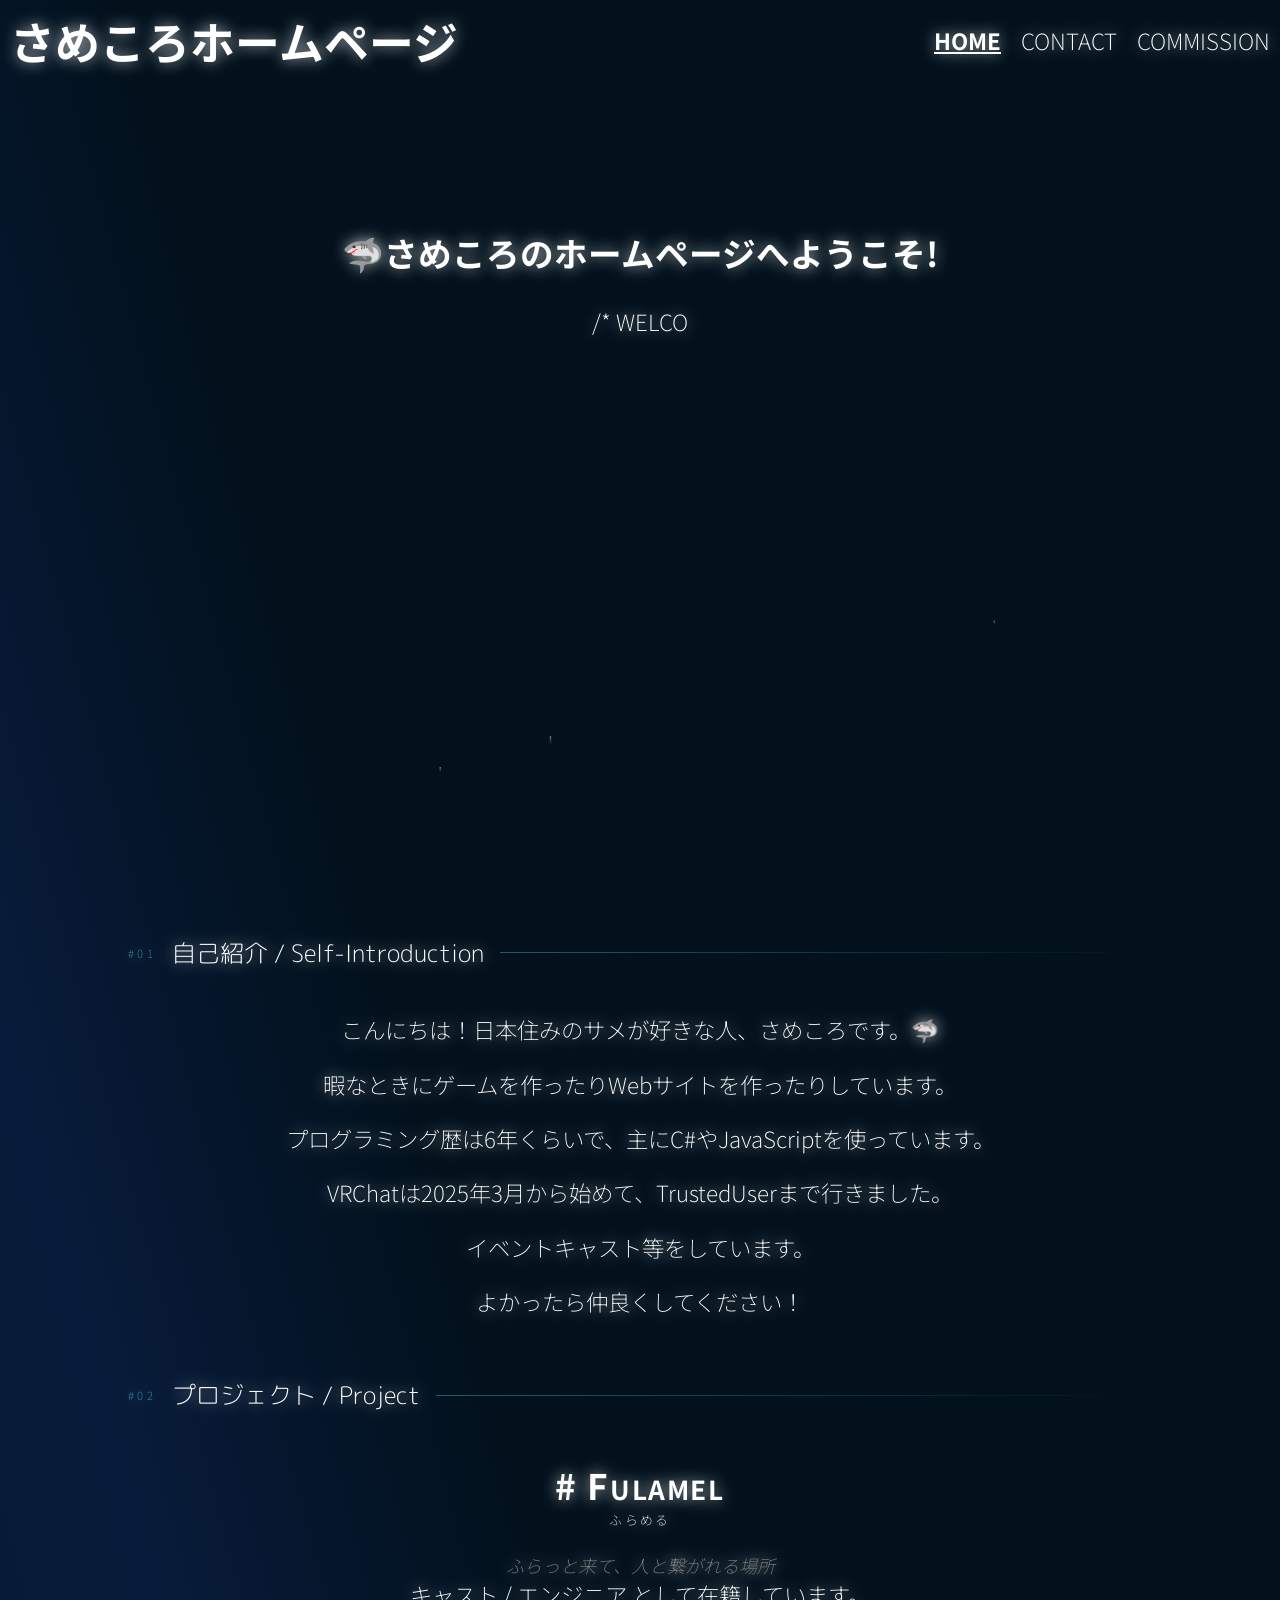
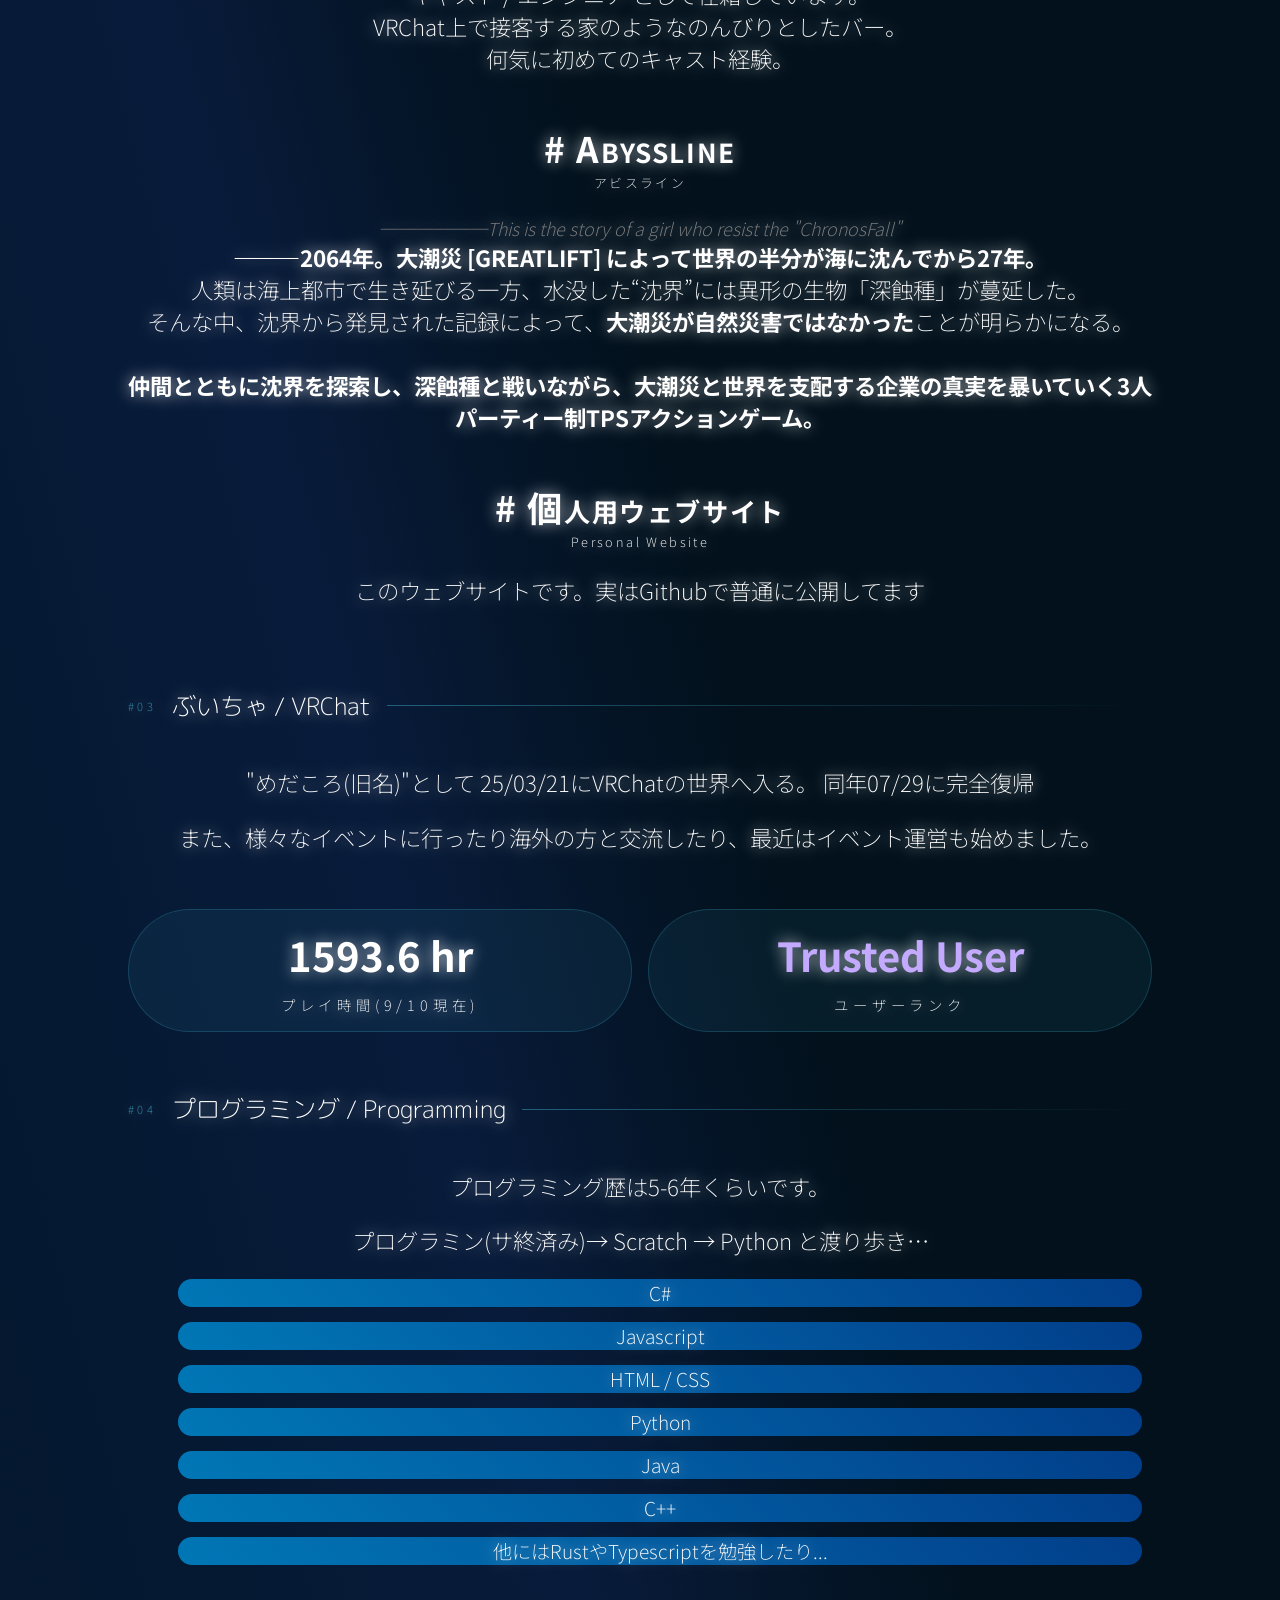
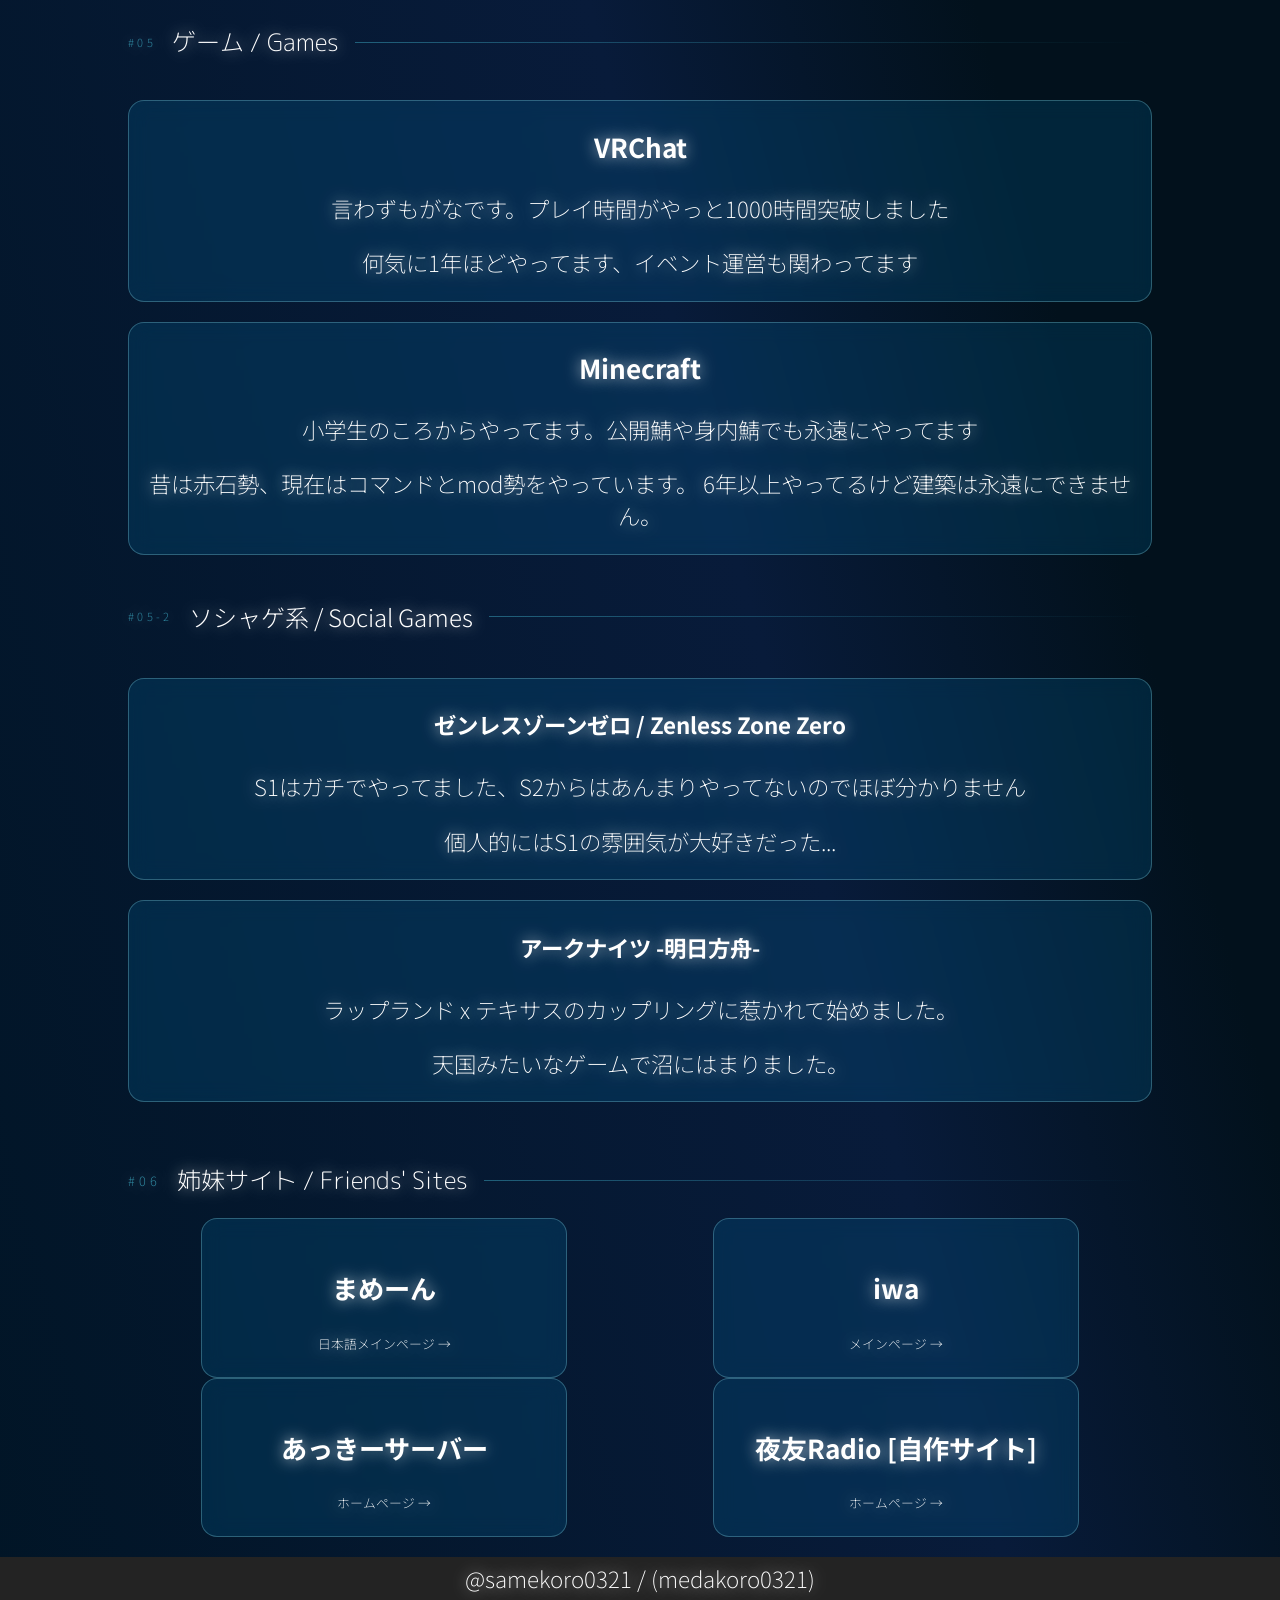
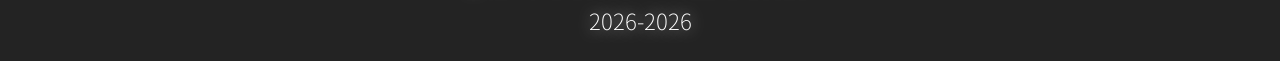
<file: index.html>
<html lang="ja">

<head>
    <meta charset="utf-8">
    <title>さめころのホームページ - HOME</title>
    <link rel="stylesheet" href="../assets/stylesheet/mainstyle.css">
    <link rel="stylesheet" href="main/index.css">
    <!--Fonts-->
    <style>
        @import url('https://fonts.googleapis.com/css2?family=JetBrains+Mono:ital,wght@0,100..800;1,100..800&family=M+PLUS+Rounded+1c:wght@100;300&family=Noto+Sans+JP:wght@100..900&display=swap');
    </style>
</head>

<body>
<!--ヘッダー-->
<div class="header">
    <h1>さめころホームページ</h1>
    <ul class="pages">
        <li class="active"><b><u>HOME</u></b></li>
        <li><a href="contact/contact.html">CONTACT</a></li>
        <li><a href="../commission/commission.html">COMMISSION</a></li>
    </ul>
    <!--現在状況-->
    <div class="information"></div>
</div>

<!--メイン-->
<div class="main">
    <!--メインのセクション-->
    <div id="mainsection">
        <h2 id="main_title"></h2>
        <p id="main_description"></p>
        <!--解説(自分が忘れるだけ)-->
        <!--
           * 海の底に、もう一人の私がいる。
           * 穏やかで、静かで、重さもなく、やっと自由になれた姿で。
           * いつかそこへ行けたなら——
           * 流れがこの真っ黒な世界から、逃してくれるように。
        -->
        <!--
           * ここの部分の日本語訳は"いつかそこへ行けたなら——流れがこの真っ黒な世界から、逃してくれるように。"
           * 彼(辛くない自分自身)のところに行きたいけどそんなことは現状叶わない = 実行できない = エラー、
        -->
        <p id="main_subtitle"></p>
        <!--
           * Object 'self' is not found → 自分自身が見つからない
           * Soul.Escape(World darkened_world) → 暗い世界からの脱出メソッド
           * target instance unreachable → 辿り着けない
           * line 0 → 始まりにすら居ない
        -->
        <p id="main_subtitle_description"></p>
    </div>

    <!--自己紹介-->
    <div class="introduction title">
        <div class="section_header">
            <span class="section_num">#01</span>
            <h2 class="section_title">自己紹介 / Self-Introduction</h2>
            <div class="section_line"></div>
        </div>
        <p>こんにちは！日本住みのサメが好きな人、さめころです。🦈</p>

        <p>暇なときにゲームを作ったりWebサイトを作ったりしています。</p>
        <p>プログラミング歴は6年くらいで、主にC#やJavaScriptを使っています。</p>

        <p>VRChatは2025年3月から始めて、TrustedUserまで行きました。</p>
        <p>イベントキャスト等をしています。</p>
        <p>よかったら仲良くしてください！</p>
    </div>

    <div class="project title">
        <div class="section_header">
            <span class="section_num">#02</span>
            <h2 class="section_title">プロジェクト / Project</h2>
            <div class="section_line"></div>
        </div>

        <div class="content">
            <!--イベント/FULAMEL-->
            <div class="content_box_p night_friends">
                <h3><span class="first"># F</span>ULAMEL</h3>
                <p class="subtitle">ふらめる</p>

                <p><span style="font-size: 0.8em; color: gray;"><i>ふらっと来て、人と繋がれる場所</i></span><br>
                    キャスト / エンジニア として在籍しています。<br>
                    VRChat上で接客する家のようなのんびりとしたバー。<br>
                    何気に初めてのキャスト経験。
                </p>
                <!--TODO: タグ部分修正-->
                <div class="tags">
                    <div class="tag-vrchat"></div>
                    <div class="tag-event"></div>
                    <div class="tag-group"></div>
                </div>
            </div>
            <!--Abyssline-->
            <div class="content_box_p chronosfall">
                <h3><span class="first"># A</span>BYSSLINE</h3>
                <p class="subtitle">アビスライン</p>

                <p><span style="font-size: 0.8em; color: gray;"><i>──────This is the story of a girl who resist the "ChronosFall"</i></span><br>
                    <b>———2064年。大潮災 [GREATLIFT] によって世界の半分が海に沈んでから27年。</b><br />
                    人類は海上都市で生き延びる一方、水没した“沈界”には異形の生物「深蝕種」が蔓延した。<br />
                    そんな中、沈界から発見された記録によって、<b>大潮災が自然災害ではなかった</b>ことが明らかになる。<br />
                    <br />
                    <b>仲間とともに沈界を探索し、深蝕種と戦いながら、大潮災と世界を支配する企業の真実を暴いていく3人パーティー制TPSアクションゲーム。</b>
                </p>
                <div class="tags">
                    <div class="tag-game"></div>
                    <div class="tag-story"></div>
                    <div class="tag-solo"></div>
                </div>
            </div>
            <!--このウェブサイト-->
            <div class="content_box_p introduction">
                <h3><span class="first"># 個</span>人用ウェブサイト</h3>
                <p class="subtitle">Personal Website</p>

                <p>このウェブサイトです。実はGithubで普通に公開してます</p>
                <div class="tags">
                    <div class="tag-website"></div>
                    <div class="tag-"></div>
                    <div class="tag-solo"></div>
                </div>
            </div>
        </div>
    </div>

    <div class="vrchat title">
        <div class="section_header">
            <span class="section_num">#03</span>
            <h2 class="section_title">ぶいちゃ / VRChat</h2>
            <div class="section_line"></div>
        </div>
        <!--画像-->
        <p>"めだころ(旧名)"として 25/03/21にVRChatの世界へ入る。 同年07/29に完全復帰</p>
        <p>また、様々なイベントに行ったり海外の方と交流したり、最近はイベント運営も始めました。</p>
        <div class="content_v">
            <div class="content_box_v">
                <h4>1593.6 hr</h4>
                <p>プレイ時間(9/10現在)</p>
            </div>
            <div class="content_box_v">
                <h4 style="color: #c4aaff">Trusted User</h4>
                <p>ユーザーランク</p>
            </div>
        </div>
    </div>

    <div class="programming title">
        <div class="section_header">
            <span class="section_num">#04</span>
            <h2 class="section_title">プログラミング / Programming</h2>
            <div class="section_line"></div>
        </div>
        <p>プログラミング歴は5-6年くらいです。</p>
        <p>プログラミン(サ終済み)→ Scratch → Python と渡り歩き…</p>
        <ul>
            <li>C#</li>
            <li>Javascript</li>
            <li>HTML / CSS</li>
            <li>Python</li>
            <li>Java</li>
            <li>C++</li>
            <li>他にはRustやTypescriptを勉強したり...</li>
        </ul>
    </div>

    <div class="game title">
        <div class="section_header">
            <span class="section_num">#05</span>
            <h2 class="section_title">ゲーム / Games</h2>
            <div class="section_line"></div>
        </div>
        <div class="content_g">
            <div class="content_box_g">
                <h3>VRChat</h3>
                <p>言わずもがなです。プレイ時間がやっと1000時間突破しました</p>
                <p>何気に1年ほどやってます、イベント運営も関わってます</p>
            </div>

            <div class="content_box_g">
                <h3>Minecraft</h3>
                <p>小学生のころからやってます。公開鯖や身内鯖でも永遠にやってます</p>
                <p>昔は赤石勢、現在はコマンドとmod勢をやっています。 6年以上やってるけど建築は永遠にできません。</p>
            </div>

            <div class="section_header">
                <span class="section_num">#05-2</span>
                <h3 class="section_title">ソシャゲ系 / Social Games</h3>
                <div class="section_line"></div>
            </div>
            <div class="content_box_g">
                <h4>ゼンレスゾーンゼロ / Zenless Zone Zero</h4>
                <p>S1はガチでやってました、S2からはあんまりやってないのでほぼ分かりません</p>
                <p>個人的にはS1の雰囲気が大好きだった...</p>
            </div>

            <div class="content_box_g">
                <h4>アークナイツ -明日方舟-</h4>
                <p>ラップランド x テキサスのカップリングに惹かれて始めました。</p>
                <p>天国みたいなゲームで沼にはまりました。</p>
            </div>
        </div>
    </div>

    <div class="friends_sites title">
        <div class="section_header">
            <span class="section_num">#06</span>
            <h2 class="section_title">姉妹サイト / Friends' Sites</h2>
            <div class="section_line"></div>
        </div>

        <div class="content_f">
            <a href="https://manmen2414.github.io/" class="friend_card">
                <h3>まめーん</h3>
                <span>日本語メインページ →</span>
            </a>

            <a href="https://www.iwaservice.uk" class="friend_card">
                <h3>iwa</h3>
                <span>メインページ →</span>
            </a>
            <a href="https://hp.akkiserver.uk" class="friend_card">
                <h3>あっきーサーバー</h3>
                <span>ホームページ →</span>
            </a>
            <a href="https://yorutomo-radio.com" class="friend_card">
                <h3>夜友Radio [自作サイト]</h3>
                <span>ホームページ →</span>
            </a>
        </div>
    </div>

</div>
<div class="footer">
    <p>@samekoro0321 / (medakoro0321)</p>
    <p>2026-2026</p>
</div>

<!--スクリプト-->
<script src="main/index.js"></script>
<script src="assets/scripts/generatePlankton.js"></script>
</body>
</html>
</file>
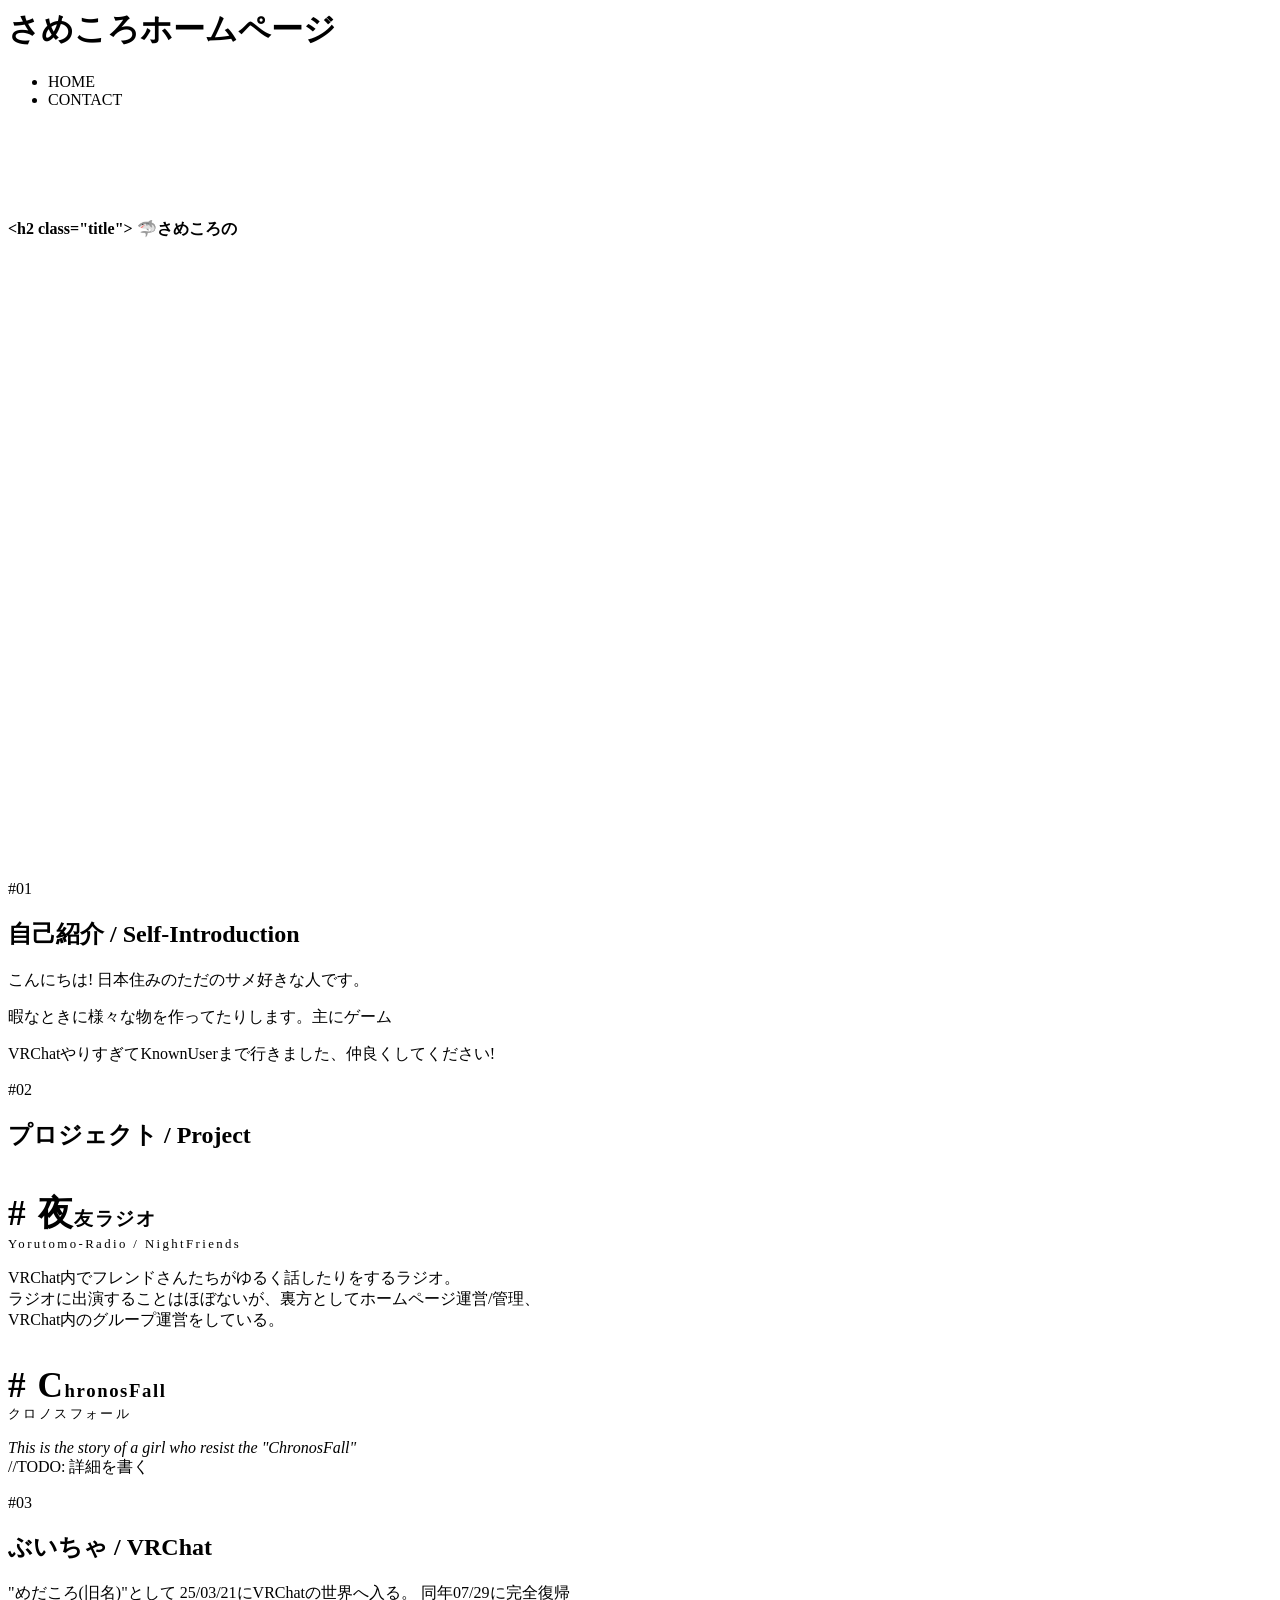
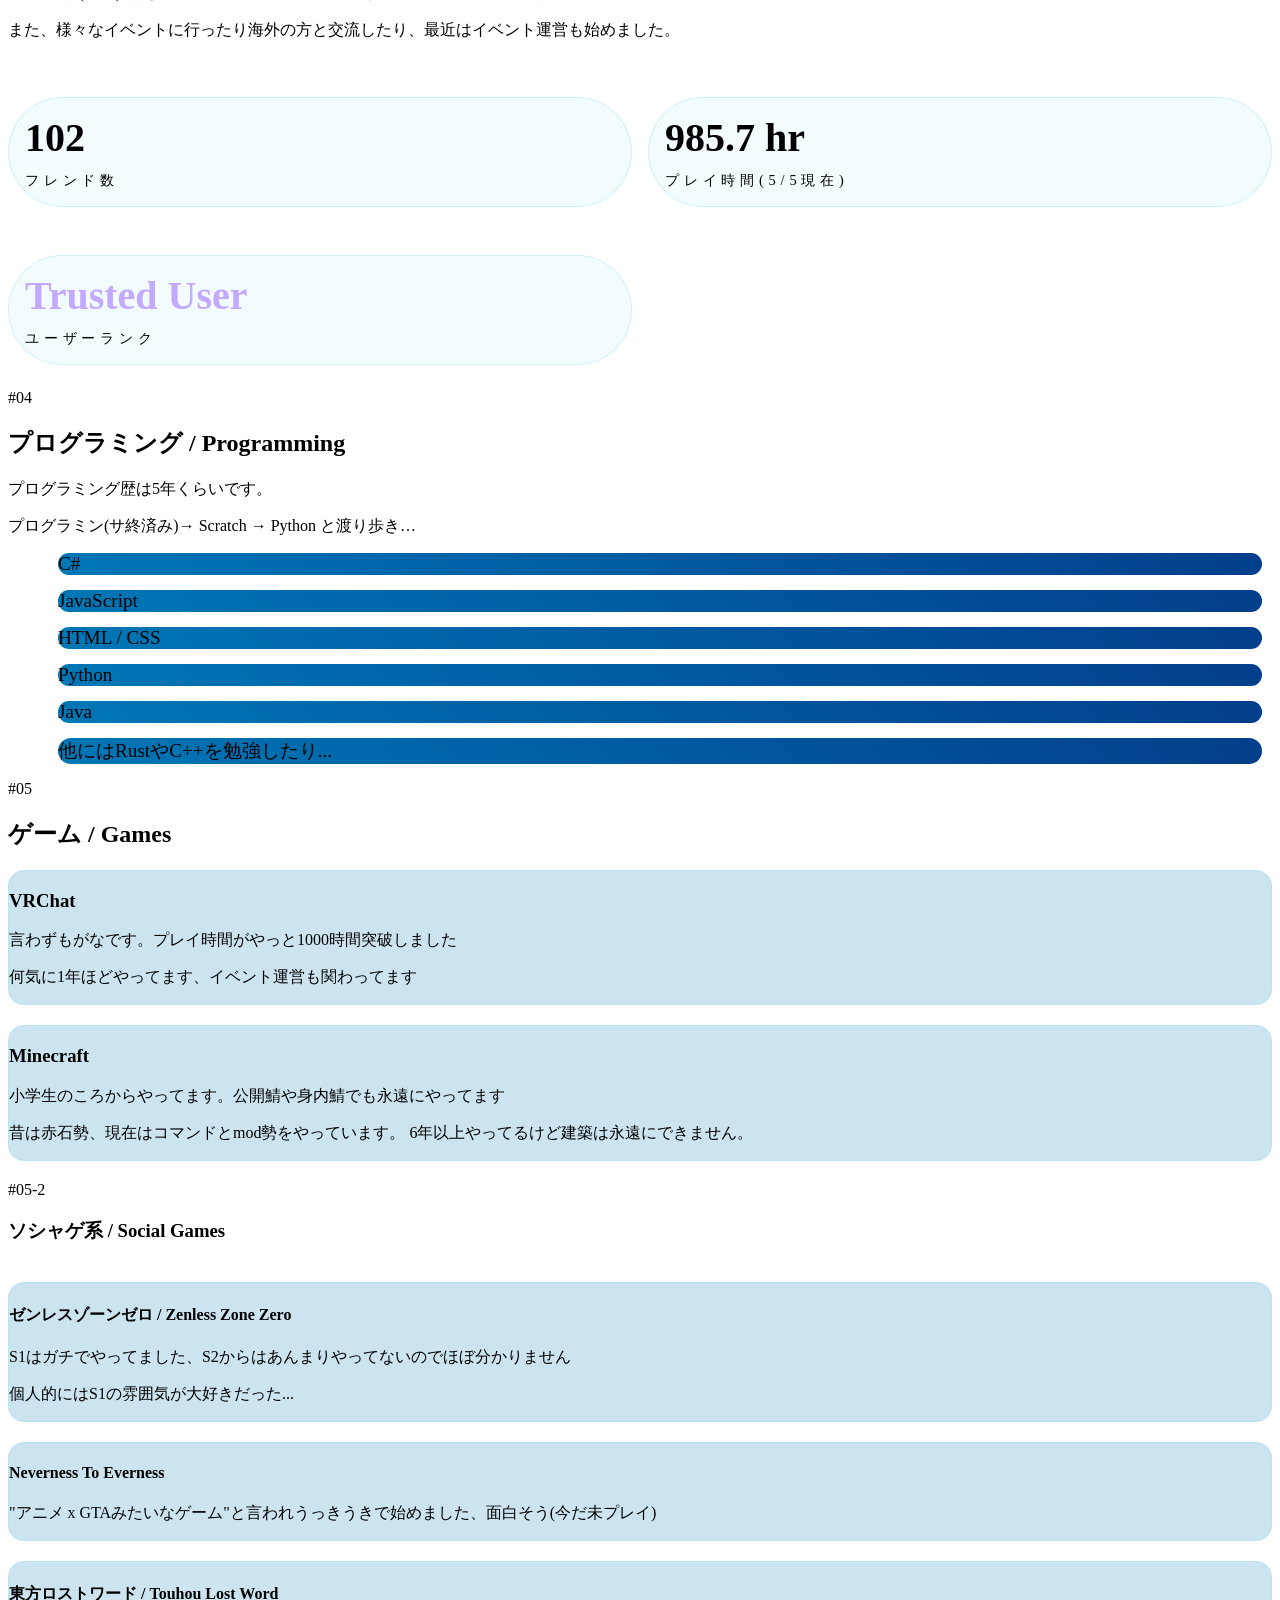
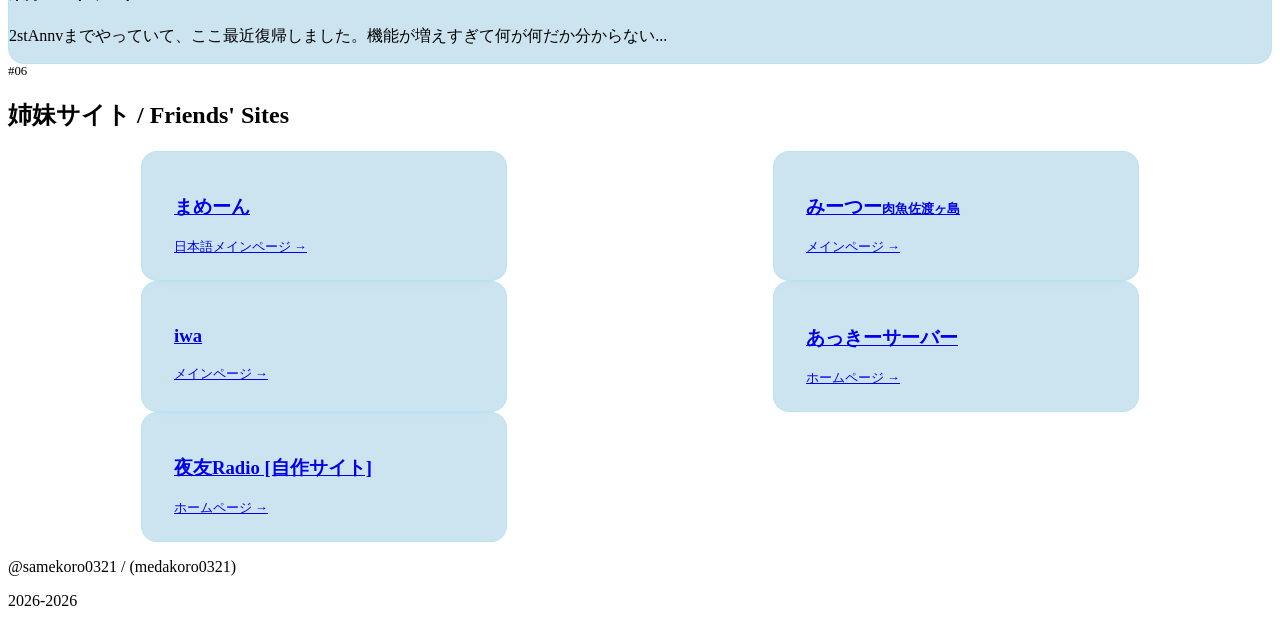
<file: main/index.html>
<html lang="ja">

<head>
    <meta charset="utf-8">
    <title></title>
    <link rel="stylesheet" href="index.css">
    <!--Fonts-->
    <link rel="preconnect" href="https://fonts.googleapis.com">
    <link rel="preconnect" href="https://fonts.gstatic.com" crossorigin>
    <link href="https://fonts.googleapis.com/css2?family=M+PLUS+Rounded+1c:wght@100;300&family=Noto+Sans+JP:wght@100..900&display=swap"
          rel="stylesheet">
</head>

<body>
<!--ヘッダー-->
<div class="header">
    <h1>さめころホームページ</h1>
    <ul class="pages">
        <li class="active">HOME</li>
        <li>CONTACT</li>
    </ul>
    <!--現在状況-->
    <div class="information"></div>
</div>

<!--メイン-->
<div class="main">
    <!--メインのセクション-->
    <div id="mainsection">
        <h2 id="main_title"></h2>
        <p id="main_description"></p>
    </div>

    <!--自己紹介-->
    <div class="introduction title">
        <!--TODO:自己紹介を書く-->
        <div class="section_header">
            <span class="section_num">#01</span>
            <h2 class="section_title">自己紹介 / Self-Introduction</h2>
            <div class="section_line"></div>
        </div>
        <p>こんにちは! 日本住みのただのサメ好きな人です。</p>
        <p>暇なときに様々な物を作ってたりします。主にゲーム</p>
        <p>VRChatやりすぎてKnownUserまで行きました、仲良くしてください!</p>
    </div>

    <div class="project title">
        <div class="section_header">
            <span class="section_num">#02</span>
            <h2 class="section_title">プロジェクト / Project</h2>
            <div class="section_line"></div>
        </div>

        <div class="content">
            <!--夜友ラジオ-->
            <div class="content_box_p night_friends">
                <h3><span class="first"># 夜</span>友ラジオ</h3>
                <p class="subtitle">Yorutomo-Radio / NightFriends</p>

                <p>VRChat内でフレンドさんたちがゆるく話したりをするラジオ。<br>
                    ラジオに出演することはほぼないが、裏方としてホームページ運営/管理、<br>
                    VRChat内のグループ運営をしている。
                </p>
                <div class="tags">
                    <div id="tag-vrchat"></div>
                    <div id="tag-system"></div>
                    <div id="tag-event"></div>
                </div>
            </div>
            <!--ChronosFall-->
            <div class="content_box_p chronosfall">
                <h3><span class="first"># C</span>hronosFall</h3>
                <p class="subtitle">クロノスフォール</p>

                <p><span><i>This is the story of a girl who resist the "ChronosFall"</i></span><br>
                    //TODO: 詳細を書く
                </p>
                <div class="tags">
                    <div id="tag-game"></div>
                    <div id="tag-story"></div>
                    <div id="tag-something"></div>
                </div>
            </div>
            <!--他にある場合入力-->
            <div></div>
        </div>
    </div>

    <div class="vrchat title">
        <div class="section_header">
            <span class="section_num">#03</span>
            <h2 class="section_title">ぶいちゃ / VRChat</h2>
            <div class="section_line"></div>
        </div>
        <!--画像-->
        <p>"めだころ(旧名)"として 25/03/21にVRChatの世界へ入る。 同年07/29に完全復帰</p>
        <p>また、様々なイベントに行ったり海外の方と交流したり、最近はイベント運営も始めました。</p>
        <div class="content_v">
            <div class="content_box_v">
                <h4>102</h4>
                <p>フレンド数</p>
            </div>
            <div class="content_box_v">
                <h4>985.7 hr</h4>
                <p>プレイ時間(5/5現在)</p>
            </div>
            <div class="content_box_v">
                <h4 style="color: #c4aaff">Trusted User</h4>
                <p>ユーザーランク</p>
            </div>
        </div>
    </div>

    <div class="programming title">
        <div class="section_header">
            <span class="section_num">#04</span>
            <h2 class="section_title">プログラミング / Programming</h2>
            <div class="section_line"></div>
        </div>
        <p>プログラミング歴は5年くらいです。</p>
        <p>プログラミン(サ終済み)→ Scratch → Python と渡り歩き…</p>
        <ul>
            <li>C#</li>
            <li>JavaScript</li>
            <li>HTML / CSS</li>
            <li>Python</li>
            <li>Java</li>
            <li>他にはRustやC++を勉強したり...</li>
        </ul>
    </div>

    <div class="game title">
        <div class="section_header">
            <span class="section_num">#05</span>
            <h2 class="section_title">ゲーム / Games</h2>
            <div class="section_line"></div>
        </div>
        <div class="content_g">
            <div class="content_box_g">
                <h3>VRChat</h3>
                <p>言わずもがなです。プレイ時間がやっと1000時間突破しました</p>
                <p>何気に1年ほどやってます、イベント運営も関わってます</p>
            </div>

            <div class="content_box_g">
                <h3>Minecraft</h3>
                <p>小学生のころからやってます。公開鯖や身内鯖でも永遠にやってます</p>
                <p>昔は赤石勢、現在はコマンドとmod勢をやっています。 6年以上やってるけど建築は永遠にできません。</p>
            </div>

            <div class="section_header">
                <span class="section_num">#05-2</span>
                <h3 class="section_title">ソシャゲ系 / Social Games</h3>
                <div class="section_line"></div>
            </div>
            <div class="content_box_g">
                <h4>ゼンレスゾーンゼロ / Zenless Zone Zero</h4>
                <p>S1はガチでやってました、S2からはあんまりやってないのでほぼ分かりません</p>
                <p>個人的にはS1の雰囲気が大好きだった...</p>
            </div>

            <div class="content_box_g">
                <h4>Neverness To Everness</h4>
                <p>"アニメ x GTAみたいなゲーム"と言われうっきうきで始めました、面白そう(今だ未プレイ)</p>
            </div>

            <div class="content_box_g">
                <h4>東方ロストワード / Touhou Lost Word</h4>
                <p>2stAnnvまでやっていて、ここ最近復帰しました。機能が増えすぎて何が何だか分からない...</p>
            </div>
        </div>
    </div>

    <div class="friends_sites title">
        <div class="section_header">
            <span class="section_num">#06</span>
            <h2 class="section_title">姉妹サイト / Friends' Sites</h2>
            <div class="section_line"></div>
        </div>

        <div class="content_f">
            <a href="https://manmen2414.github.io/" class="friend_card">
                <h3>まめーん</h3>
                <span>日本語メインページ →</span>
            </a>
            <a href="https://meatwo310.net" class="friend_card">
                <h3>みーつー<span>肉魚佐渡ヶ島</span></h3>
                <span>メインページ →</span>
            </a>
            <a href="https://www.iwaservice.uk" class="friend_card">
                <h3>iwa</h3>
                <span>メインページ →</span>
            </a>
            <a href="https://hp.akkiserver.uk" class="friend_card">
                <h3>あっきーサーバー</h3>
                <span>ホームページ →</span>
            </a>
            <a href="https://yorutomo-radio.com" class="friend_card">
                <h3>夜友Radio [自作サイト]</h3>
                <span>ホームページ →</span>
            </a>
        </div>
    </div>

</div>
<div class="footer">
    <p>@samekoro0321 / (medakoro0321)</p>
    <p>2026-2026</p>
</div>

<!--JS系-->
<script src="index.js"></script>
</body>
</html>
</file>
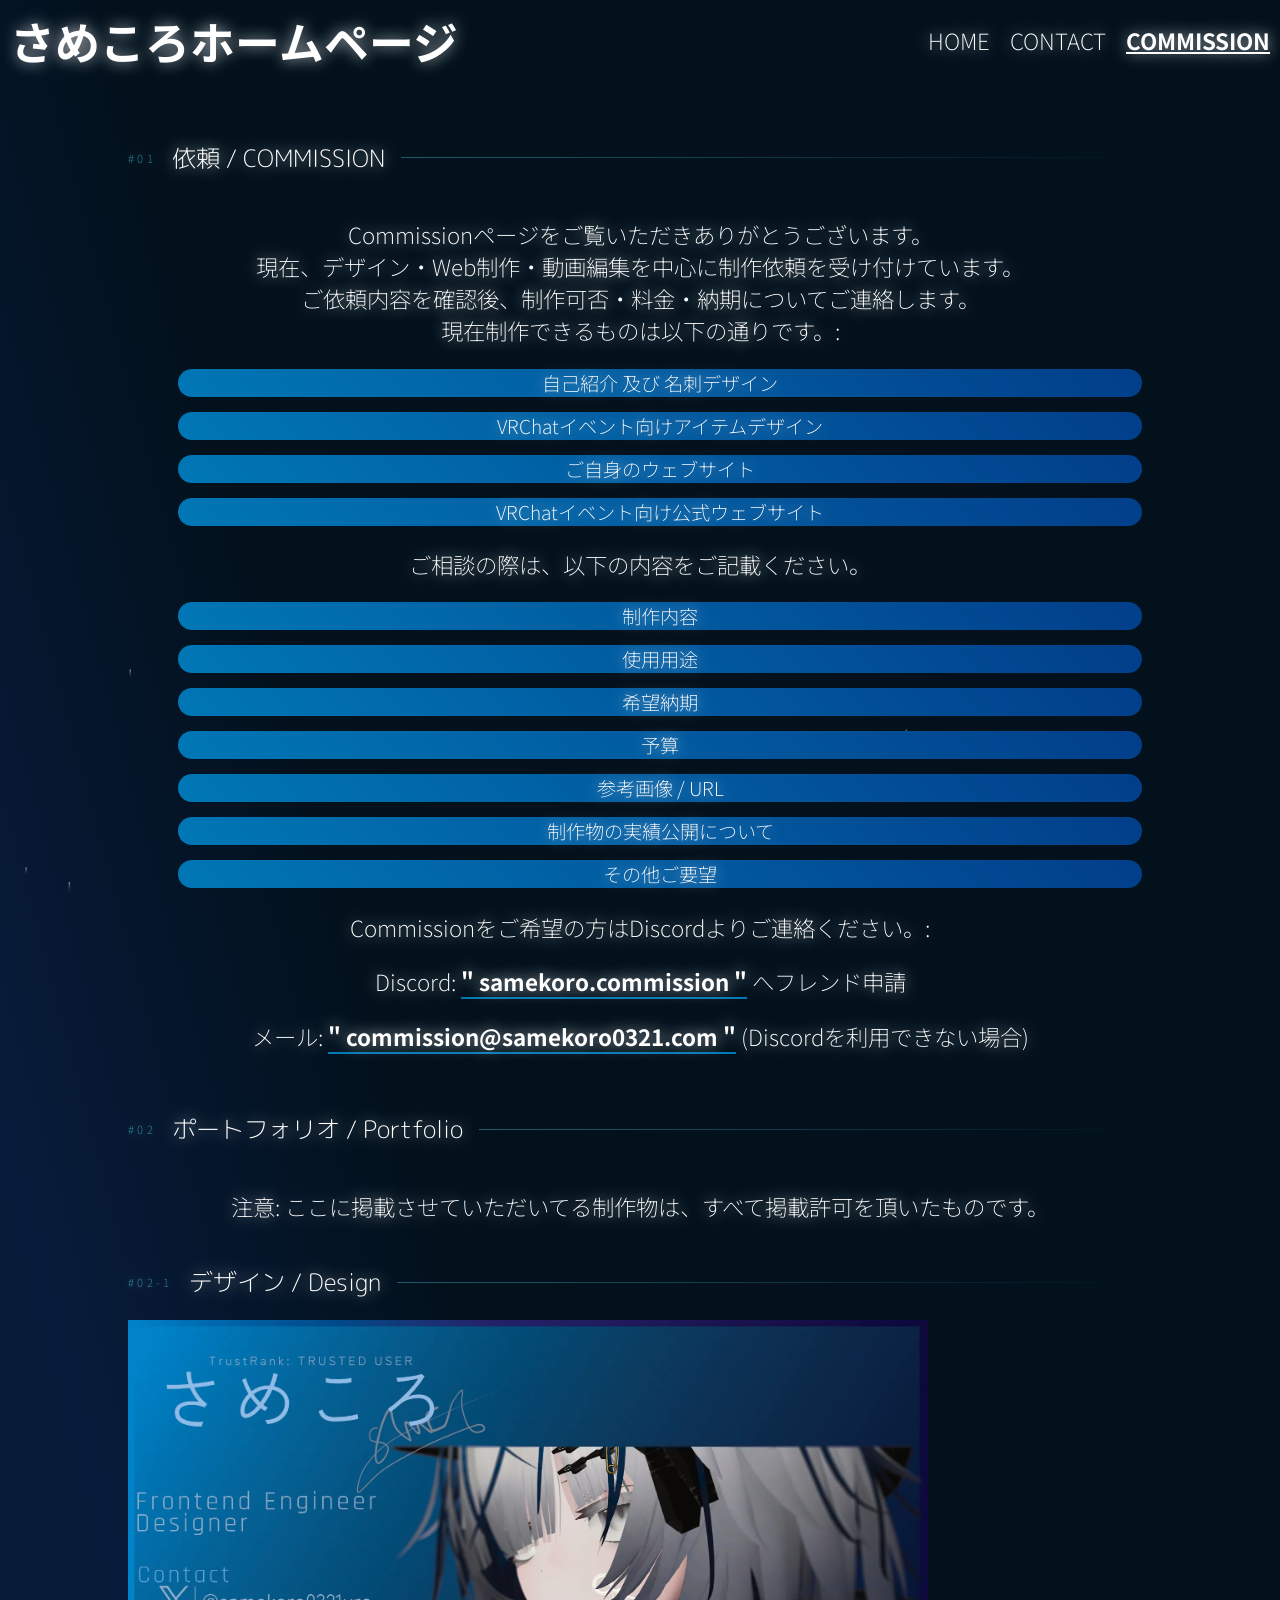
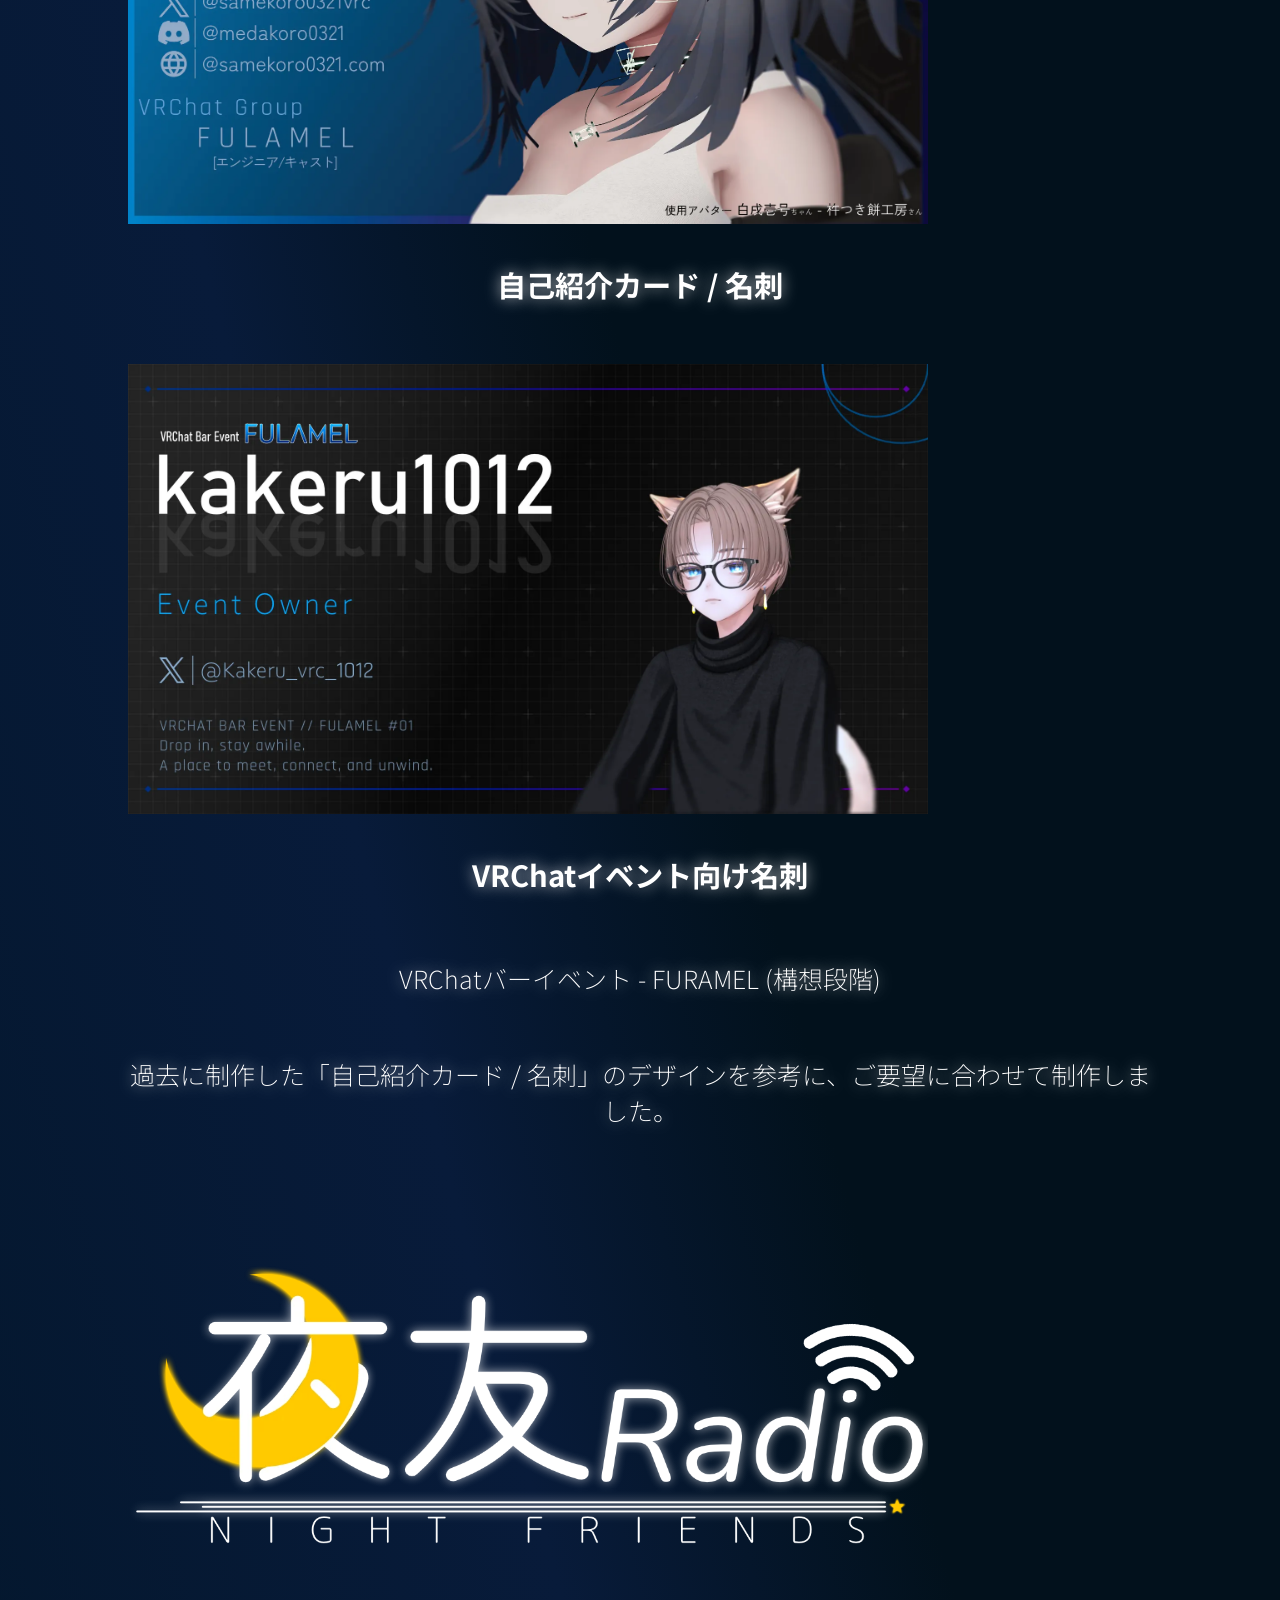
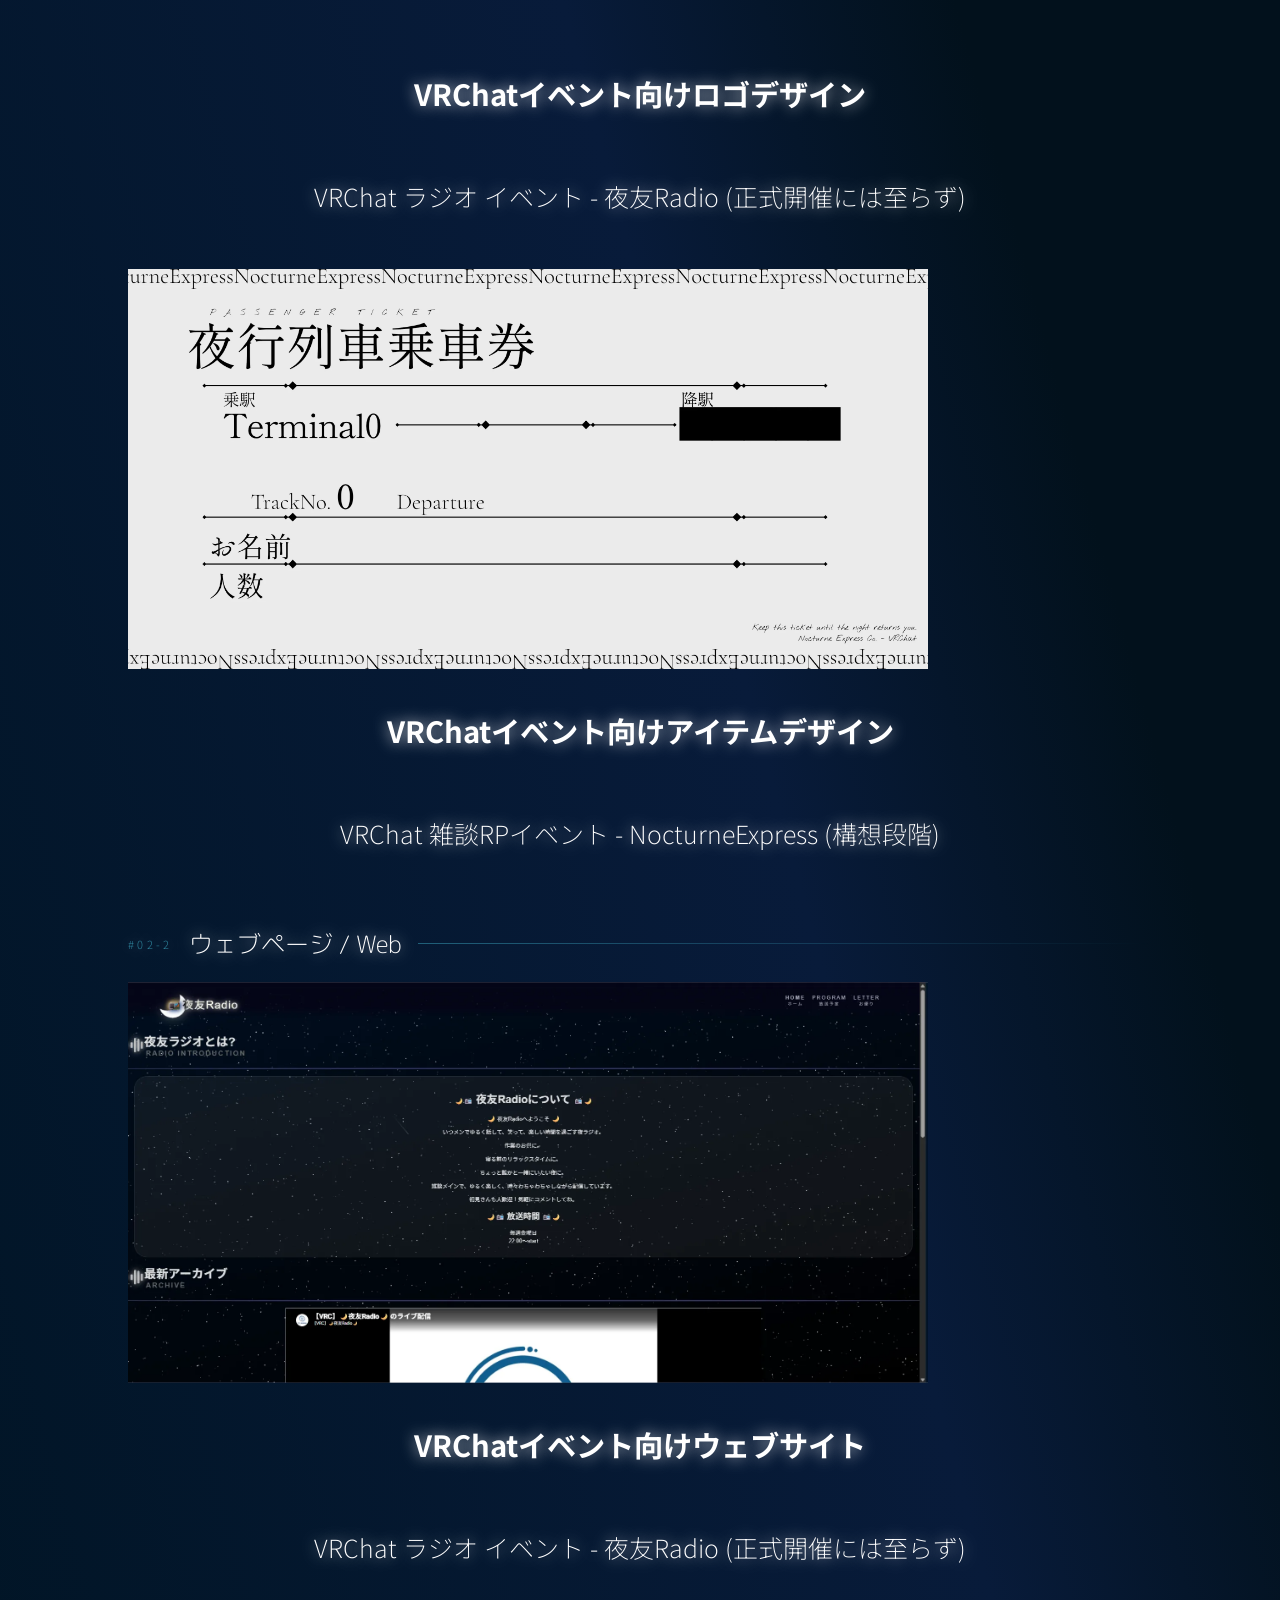
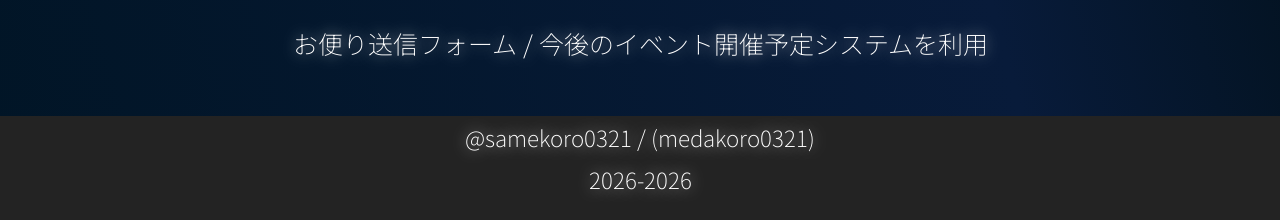
<file: commission/commission.html>
<html lang="ja">

<head>
    <meta charset="utf-8">
    <title>さめころのホームページ - HOME</title>
    <link rel="stylesheet" href="../assets/stylesheet/mainstyle.css">
    <link rel="stylesheet" href="commission.css">
    <!--Fonts-->
    <style>
        @import url('https://fonts.googleapis.com/css2?family=JetBrains+Mono:ital,wght@0,100..800;1,100..800&family=M+PLUS+Rounded+1c:wght@100;300&family=Noto+Sans+JP:wght@100..900&display=swap');
    </style>
</head>

<body>
<!--ヘッダー-->
<div class="header">
    <h1>さめころホームページ</h1>
    <ul class="pages">
        <li><a href="../index.html">HOME</a></li>
        <li><a href="../contact/contact.html">CONTACT</a></li>
        <li class="active"><b><u>COMMISSION</u></b></li>
    </ul>
    <!--現在状況-->
    <div class="information"></div>
</div>
<!--メイン-->
<div class="main">

    <div class="comm-intro title">
        <div class="section_header">
            <span class="section_num">#01</span>
            <h2 class="section_title">依頼 / COMMISSION</h2>
            <div class="section_line"></div>
        </div>
        <!--軽い説明 / できること / 権利関係 / メール-->
        <p>
            Commissionページをご覧いただきありがとうございます。<br />
            現在、デザイン・Web制作・動画編集を中心に制作依頼を受け付けています。<br />
            ご依頼内容を確認後、制作可否・料金・納期についてご連絡します。<br />
            現在制作できるものは以下の通りです。:
        </p>
        <div class="commissionList">
            <ul>
                <li>自己紹介 及び 名刺デザイン</li>
                <li>VRChatイベント向けアイテムデザイン</li>
                <li>ご自身のウェブサイト</li>
                <li>VRChatイベント向け公式ウェブサイト</li>
            </ul>
        </div>
        <p>ご相談の際は、以下の内容をご記載ください。</p>
        <div class="commissionList">
            <ul>
                <li>制作内容</li>
                <li>使用用途</li>
                <li>希望納期</li>
                <li>予算</li>
                <li>参考画像 / URL</li>
                <li>制作物の実績公開について</li>
                <li>その他ご要望</li>
            </ul>
        </div>
        <p>Commissionをご希望の方はDiscordよりご連絡ください。:</p>
        <p>Discord: <span class="commissionContact">samekoro.commission</span> へフレンド申請</p>
        <p>メール: <span class="commissionContact">commission@samekoro0321.com</span> (Discordを利用できない場合)</p>
    </div>

    <div class="portfolio title">
        <div class="section_header">
            <span class="section_num">#02</span>
            <h2 class="section_title">ポートフォリオ / Portfolio</h2>
            <div class="section_line"></div>
        </div>

        <p>注意: ここに掲載させていただいてる制作物は、すべて掲載許可を頂いたものです。</p>

        <div class="section_header">
            <span class="section_num">#02-1</span>
            <h2 class="section_title">デザイン / Design</h2>
            <div class="section_line"></div>
        </div>

        <!--画像 / URL-->
        <div class="portfolioSection">
            <img class="portfolioImage" src="../assets/image/NewIntroducionCard.webp" alt="">
            <div class="portfolioDesc"> 
                <h3>自己紹介カード / 名刺</h3>
            </div>
        </div>

        <div class="portfolioSection">
            <img class="portfolioImage" src="../assets/image/finally_kakeru1012_introCard_v2.webp" alt="">
            <div class="portfolioDesc"> 
                <h3>VRChatイベント向け名刺</h3>
                <p>VRChatバーイベント - FURAMEL (構想段階)</p>
                <p>過去に制作した「自己紹介カード / 名刺」のデザインを参考に、ご要望に合わせて制作しました。</p>
            </div>
        </div>
        
        <div class="portfolioSection">
            <img class="portfolioImage" src="../assets/image/yorutomo_radio_fhd_white.webp" alt="">
            <div class="portfolioDesc"> 
                <h3>VRChatイベント向けロゴデザイン</h3>
                <p>VRChat ラジオ イベント - 夜友Radio (正式開催には至らず)</p>
            </div>
        </div>

        <div class="portfolioSection">
            <img class="portfolioImage" src="../assets/image/NocturneExpressTicket_blank.webp" alt="">
            <div class="portfolioDesc"> 
                <h3>VRChatイベント向けアイテムデザイン</h3>
                <p>VRChat 雑談RPイベント - NocturneExpress (構想段階)</p>
            </div>
        </div>
        
        <div class="section_header portfolioWebHeader">
            <span class="section_num">#02-2</span>
            <h2 class="section_title">ウェブページ / Web </h2>
            <div class="section_line"></div>
        </div>

        <div class="portfolioSection">
            <a class="portfolioImageLink" href="https://yorutomo-radio.com">
                <img class="portfolioImage"
                    src="../assets/image/screenshot-yorutomo.webp"
                    alt="夜友Radio公式ウェブサイト">
            </a>
            
            <div class="portfolioDesc"> 
                <h3>VRChatイベント向けウェブサイト</h3>
                <p>VRChat ラジオ イベント - 夜友Radio (正式開催には至らず)</p>
                <p>お便り送信フォーム / 今後のイベント開催予定システムを利用</p>
            </div>
        </div>
    </div>
</div>

<div class="footer">
    <p>@samekoro0321 / (medakoro0321)</p>
    <p>2026-2026</p>
</div>

<!--スクリプト-->
<script src="../assets/scripts/generatePlankton.js"></script>
</body>
</html>
</file>
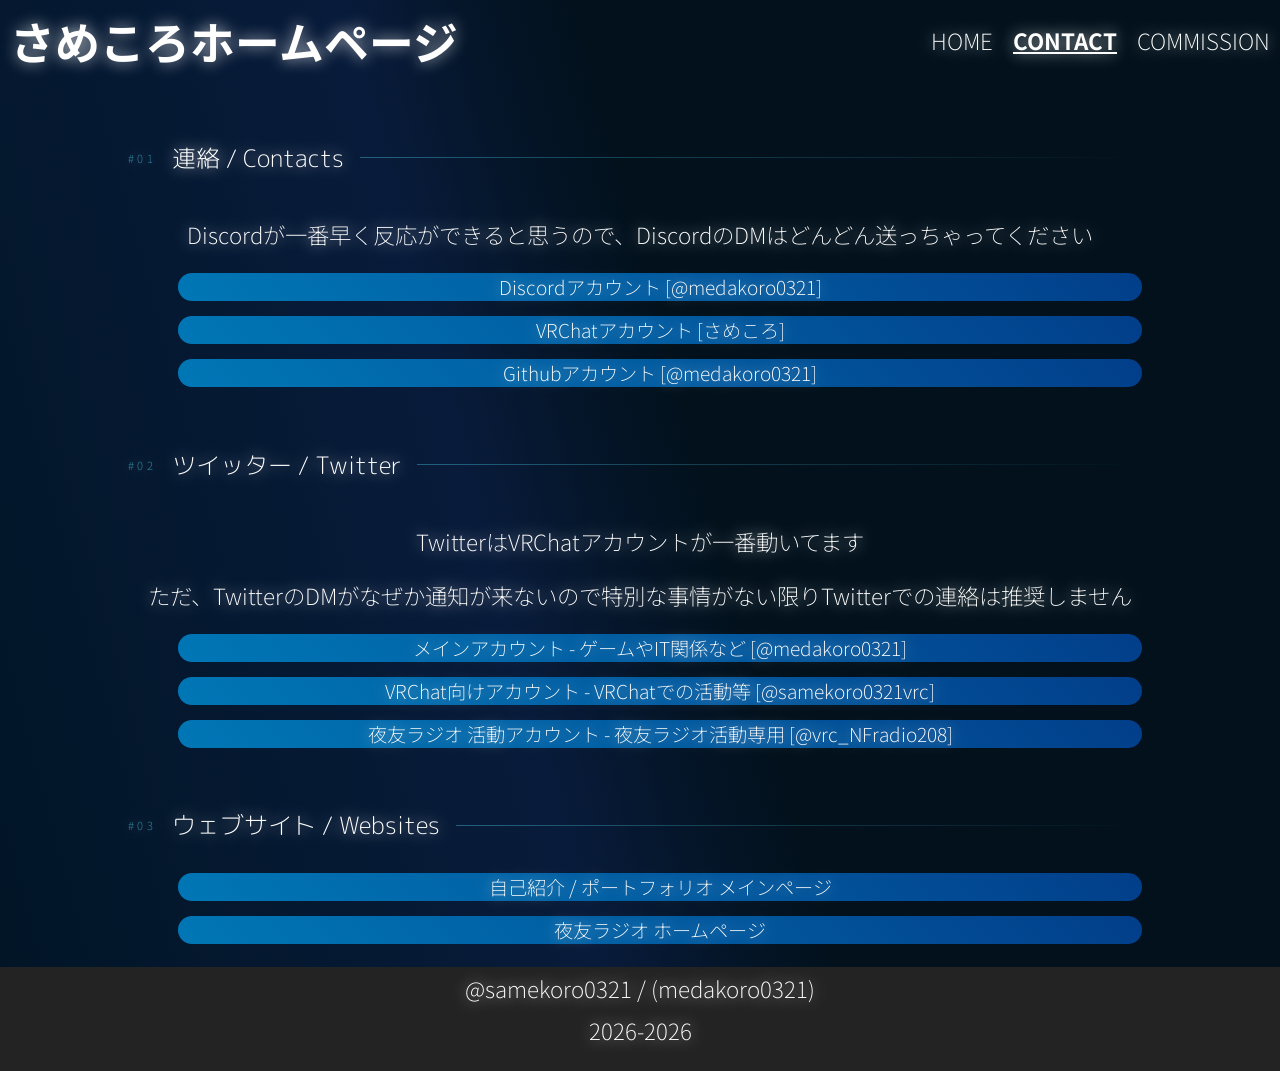
<file: contact/contact.html>
<html lang="ja">

<head>
    <meta charset="utf-8">
    <title>さめころのホームページ - HOME</title>
    <link rel="stylesheet" href="../assets/stylesheet/mainstyle.css">
    <link rel="stylesheet" href="contact.css">
    <!--Fonts-->
    <style>
        @import url('https://fonts.googleapis.com/css2?family=JetBrains+Mono:ital,wght@0,100..800;1,100..800&family=M+PLUS+Rounded+1c:wght@100;300&family=Noto+Sans+JP:wght@100..900&display=swap');
    </style>
</head>

<body>
<!--ヘッダー-->
<div class="header">
    <h1>さめころホームページ</h1>
    <ul class="pages">
        <li><a href="../index.html">HOME</a></li>
        <li class="active"><b><u>CONTACT</u></b></li>
        <li><a href="../commission/commission.html">COMMISSION</a></li>
    </ul>
    <!--現在状況-->
    <div class="information"></div>
</div>
<!--メイン-->
<div class="main">

    <div class="accounts title contacts">
        <div class="section_header">
            <span class="section_num">#01</span>
            <h2 class="section_title">連絡 / Contacts</h2>
            <div class="section_line"></div>
        </div>
        <p>Discordが一番早く反応ができると思うので、DiscordのDMはどんどん送っちゃってください</p>
        <ul>
            <li><a href="https://discord.com/channels/@me/1074320635855126538">Discordアカウント [@medakoro0321]</a></li>
            <li><a href="https://vrchat.com/home/user/usr_57d991b1-7945-4aa3-8ab7-a8408f550164">VRChatアカウント
                [さめころ]</a></li>
            <li><a href="https://github.com/medakoro0321">Githubアカウント [@medakoro0321]</a></li>
        </ul>
    </div>

    <!--Twitter-->
    <div class="twitter title contacts">
        <div class="section_header">
            <span class="section_num">#02</span>
            <h2 class="section_title">ツイッター / Twitter</h2>
            <div class="section_line"></div>
        </div>
        <p>TwitterはVRChatアカウントが一番動いてます</p>
        <p>ただ、TwitterのDMがなぜか通知が来ないので特別な事情がない限りTwitterでの連絡は推奨しません</p>
        <ul>
            <li><a href="https://x.com/medakoro0321">メインアカウント - ゲームやIT関係など [@medakoro0321]</a></li>
            <li><a href="https://x.com/samekoro0321vrc">VRChat向けアカウント - VRChatでの活動等 [@samekoro0321vrc]</a>
            </li>
            <li><a href="https://x.com/vrc_NFradio208">夜友ラジオ 活動アカウント - 夜友ラジオ活動専用
                [@vrc_NFradio208]</a>
            </li>
        </ul>
    </div>

    <!--ウェブサイト-->
    <div class="website title contacts">
        <div class="section_header">
            <span class="section_num">#03</span>
            <h2 class="section_title">ウェブサイト / Websites</h2>
            <div class="section_line"></div>
        </div>
        <ul>
            <li><a href="https://samekoro0321.com">自己紹介 / ポートフォリオ メインページ</a></li>
            <li><a href="https://yorutomo-radio.com">夜友ラジオ ホームページ</a>
            </li>
        </ul>
    </div>
</div>

<div class="footer">
    <p>@samekoro0321 / (medakoro0321)</p>
    <p>2026-2026</p>
</div>

<!--スクリプト-->
<script src="../assets/scripts/generatePlankton.js"></script>
</body>
</html>
</file>
<file: assets/stylesheet/mainstyle.css>
body {
    margin: 0;
    color: white;
    background: linear-gradient(75deg, #011526, #081b3a 40%, #02111c 55%);
    font-size: 1.4rem;
    font-family: "Noto Sans JP", sans-serif;
    font-weight: 200;
    text-shadow: 0 0 15px #FFFFFFB3;
}

a {
    text-decoration: none;
    color: inherit;
    display: block;
}

.header {
    display: flex;
    justify-content: center;
    align-items: center;
    margin-top: 40px;
    margin-bottom: 40px;
}

.header h1 {
    position: absolute;
    left: 0;
    margin-left: 10px;
}

.pages {
    display: flex;
    list-style: none;
    position: absolute;
    right: 0;
}

.pages li {
    margin: 0 10px;
}

.main {
    text-align: center;
    margin-top: 80px;
    margin-left: 10%;
    margin-right: 10%;
    justify-content: center;
}

.title {
    margin-top: 40px;
}

.title h2 {
    font-family: "M PLUS Rounded 1c", sans-serif;
    font-weight: 300;
    font-style: normal;
    animation: fadeFloat 3s ease-in-out infinite alternate;
}

/*アニメーション*/
@keyframes fadeFloat {
    from {
        opacity: 0.5;
        transform: translateY(3px);
    }
    to {
        opacity: 1;
        transform: translateY(-3px);
    }
}

.section_header {
    display: flex;
    align-items: center;
    gap: 1rem;
}

.section_num {
    font-size: 0.7rem;
    letter-spacing: 0.3em;
    color: #48cae4;
    opacity: 0.7;
}

.section_title {
    font-size: 1.5rem;
    font-weight: 300;
    white-space: nowrap;
}

.section_line {
    flex: 1;
    height: 1px;
    background: linear-gradient(90deg, #48CAE466, transparent);
}



.footer {
    margin-top: 20px;
    display: flex;
    flex-direction: column;
    justify-content: center;
    align-items: center;
    background: #232323;
    padding-bottom: 20px;
}

.footer p {
    margin: 5px;
}
</file>
<file: main/index.css>
#mainsection {
    width: 100%;
    height: 75vh;
    padding-top: 80px;
}

#main_subtitle {
    text-align: center;
    letter-spacing: 0.25rem;
    font-size: 1rem;
    color: darkgray;
    font-family: "JetBrains Mono", monospace;
}

#error {
    text-decoration: underline;
    text-decoration-color: red;
    text-decoration-style: wavy;
    text-underline-offset: 3px;
}

#main_subtitle_description {
    text-align: right;
    font-size: 0.7em;
    color: #ff3d5a;
    font-family: "JetBrains Mono", monospace;
    font-weight: 200;
}

.content {
    display: flex;
    flex-direction: column;
}

.content h3 {
    margin-bottom: 0;
    letter-spacing: 0.1rem;
}

.content-box {
    /*背景*/
}

.first {
    font-size: 2.2rem;
}

.subtitle {
    font-size: 0.8rem;
    letter-spacing: 0.15rem;
    margin-top: 0;
}

.content_v {
    display: grid;
    justify-content: center;
    align-items: center;
    grid-template-columns: repeat(2, 1fr);
    gap: 1rem;
    margin: 1.5rem 0;
}

.content_box_v {
    margin-top: 2rem;
    background: #48CAE412;
    border-radius: 5rem;
    border: 1px solid #48CAE433;
    padding: 1rem;
}

.content_box_v h4 {
    font-size: 2.5rem;
    margin: 0 0 10px;
}

.content_box_v p {
    font-size: 0.9rem;
    letter-spacing: 0.3rem;
    margin: 0;
}

/*VRCの画像*/

.programming ul {
    list-style-type: none;
    margin-top: 10px;
}

.programming ul li {
    margin: 10px 10px 15px 10px;
    font-size: 1.2rem;
    background: linear-gradient(45deg, #0077b6, #023e8a);
    border-radius: 15px;
}

.content_g {
    margin-top: 20px;
    display: flex;
    flex-direction: column;
    gap: 20px;
}

.content_box_g {
    background: #0077B633;
    backdrop-filter: blur(10px);
    -webkit-backdrop-filter: blur(10px); /*Safari対応*/
    border: 1px solid #90E0EF4D;
    border-radius: 16px;
}

.friends_sites {
    display: flex;
    flex-direction: column;
    flex-wrap: wrap;
}

.friends_sites span {
    font-size: 0.8rem;
}

.content_f {
    display: grid;
    grid-template-columns: repeat(2, 1fr);
    justify-items: center;
    align-items: stretch;
}

@media (max-width: 900px) {
    .content_f {
    display: grid;
    grid-template-columns: repeat(1, 1fr);
    justify-items: center;
    align-items: stretch;
}
}

.friend_card {
    display: block;
    background: #0077B633;
    backdrop-filter: blur(10px);
    -webkit-backdrop-filter: blur(10px); /*Safari対応*/
    border: 1px solid #90E0EF4D;
    border-radius: 16px;
    padding: 1.5rem 2rem;
    min-width: 300px;
}
</file>
<file: commission/commission.css>
.commissionList ul {
    list-style-type: none;
    margin-top: 10px;
}

.commissionList ul li {
    margin: 10px 10px 15px 10px;
    font-size: 1.2rem;
    background: linear-gradient(45deg, #0077b6, #023e8a);
    border-radius: 15px;
}

.portfolioSection {
    display: flex;
    gap: 50px;
    margin-bottom: 30px;
}

@media (max-width: 1300px) {
    .portfolioSection {
        gap: 10px;
        flex-direction: column;
    }
}

.portfolioImage {
    width: min(100%, 800px);
    height: auto;
    display: block;
}

.portfolioDesc {
    display: flex;
    flex-direction: column;
    gap: 10px;
    font-size: 25px;
}

.portfolioWebHeader div {
    flex: 1;
    height: 1.1px;
    background: linear-gradient(90deg, #48CAE466, transparent);
}

.portfolioImageLink {
    width: min(100%, 800px);
    height: auto;
    display: block;
}

.commissionContact {
    border-bottom: solid;
    border-color: #0077b6;
    border-width: 2px;
    font-weight: bold;
}

.commissionContact::before {
    content: "\" ";
}

.commissionContact::after {
    content: " \"";
}
</file>
<file: contact/contact.css>
.contacts ul {
    list-style-type: none;
    margin-top: 10px;
}

.contacts ul li {
    margin: 10px 10px 15px 10px;
    font-size: 1.2rem;
    background: linear-gradient(45deg, #0077b6, #023e8a);
    border-radius: 15px;
}
</file>
